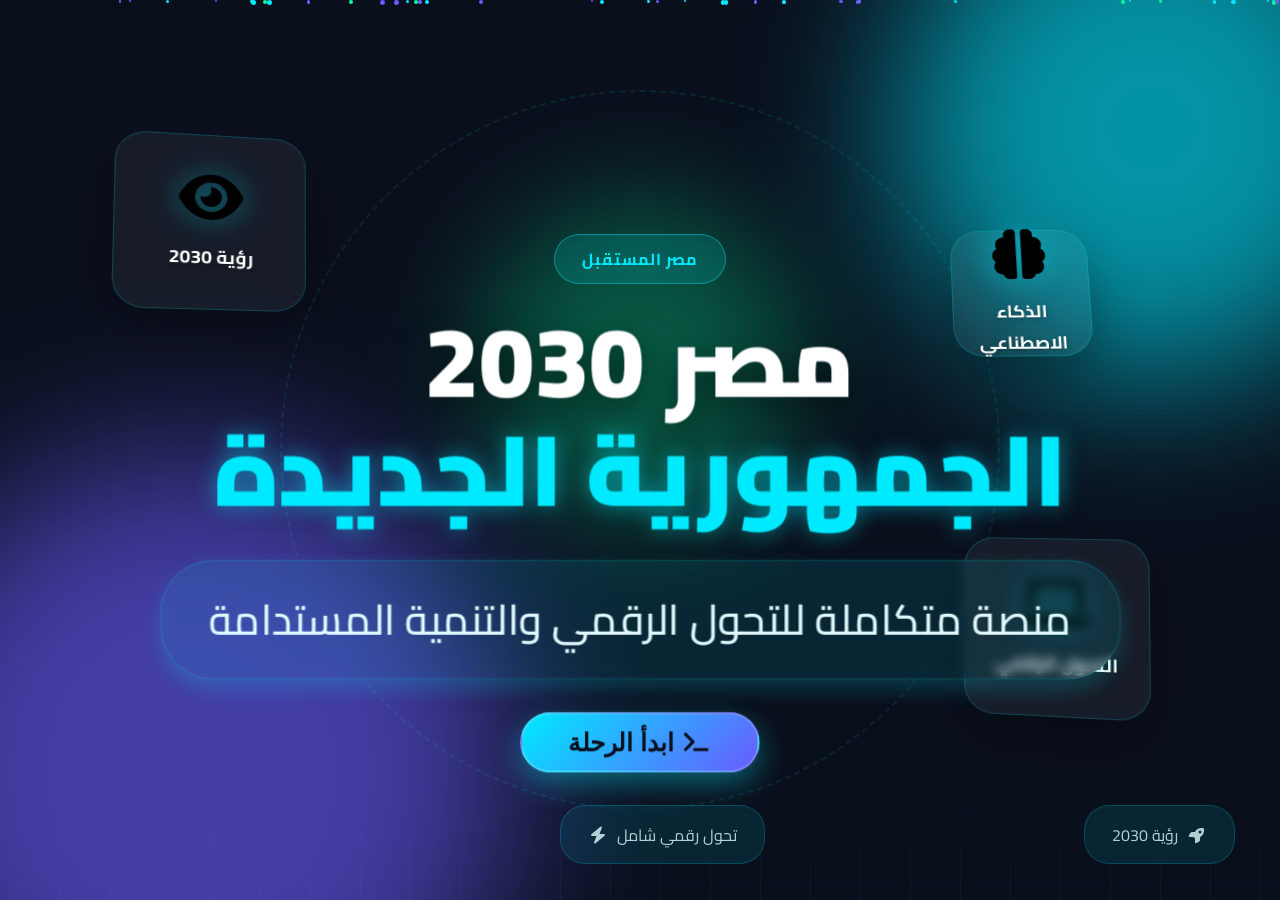
<file: Presentation/index1.html>
<!DOCTYPE html>
<html dir="rtl" lang="ar">

<head>
    <meta charset="utf-8">
    <meta name="viewport" content="width=device-width, initial-scale=1.0, maximum-scale=1.0, user-scalable=no">
    <title>مصر 2030 - الرؤية</title>
    <link href="https://fonts.googleapis.com/css2?family=Cairo:wght@300;500;700;900&display=swap" rel="stylesheet">
    <link href="/libs/all.min.css" rel="stylesheet">
    <link href="/css/fonts.css" rel="stylesheet">
    <script defer src="/libs/all.min.js"></script>

    <style>
        * {
            margin: 0;
            padding: 0;
            box-sizing: border-box;
        }
        
        html,
        body {
            width: 100%;
            height: 100%;
            overflow: hidden;
        }
        
        body {
            font-family: 'Cairo', sans-serif;
            background-color: #000;
            display: flex;
            align-items: center;
            justify-content: center;
            opacity: 0;
            animation: body-fade-in 0.5s ease-out forwards;
        }
        
        @keyframes body-fade-in {
            0% { opacity: 0; }
            100% { opacity: 1; }
        }
        
        .slide-container {
            width: 100vw;
            height: 100vh;
            background-color: #0a0f1c;
            position: fixed;
            top: 0;
            left: 0;
            overflow: hidden;
            z-index: 1;
            opacity: 0;
            animation: slide-entrance 1.2s cubic-bezier(0.4, 0, 0.2, 1) forwards 0.3s;
        }
        
        @keyframes slide-entrance {
            0% {
                opacity: 0;
                transform: scale(0.95) rotateX(5deg);
            }
            100% {
                opacity: 1;
                transform: scale(1) rotateX(0deg);
            }
        }
        
        .blob {
            position: absolute;
            border-radius: 50%;
            filter: blur(80px);
            opacity: 0;
            z-index: 0;
            transform: scale(0.8);
        }
        
        .blob-1 {
            width: 40vmax;
            height: 40vmax;
            background-color: #00eaff;
            top: -10vmax;
            right: -10vmax;
            animation: blob-enter-1 1.5s cubic-bezier(0.34, 1.56, 0.64, 1) forwards 0.5s, pulse-glow 8s infinite alternate 2s;
        }
        
        .blob-2 {
            width: 50vmax;
            height: 50vmax;
            background-color: #6a5cff;
            bottom: -15vmax;
            left: -10vmax;
            animation: blob-enter-2 1.5s cubic-bezier(0.34, 1.56, 0.64, 1) forwards 0.7s, pulse-glow 8s infinite alternate 2.5s;
        }
        
        .blob-3 {
            width: 25vmax;
            height: 25vmax;
            background-color: #00ff9d;
            top: 40%;
            left: 50%;
            transform: translate(-50%, -50%);
            filter: blur(60px);
            animation: blob-enter-3 1.5s cubic-bezier(0.34, 1.56, 0.64, 1) forwards 0.9s, pulse-glow 8s infinite alternate 3s;
        }
        
        @keyframes blob-enter-1 {
            0% {
                opacity: 0;
                transform: translateX(50px) translateY(-50px) scale(0.5);
            }
            100% {
                opacity: 0.6;
                transform: translateX(0) translateY(0) scale(1);
            }
        }
        
        @keyframes blob-enter-2 {
            0% {
                opacity: 0;
                transform: translateX(-50px) translateY(50px) scale(0.5);
            }
            100% {
                opacity: 0.6;
                transform: translateX(0) translateY(0) scale(1);
            }
        }
        
        @keyframes blob-enter-3 {
            0% {
                opacity: 0;
                transform: translate(-50%, -50%) scale(0.3);
            }
            100% {
                opacity: 0.3;
                transform: translate(-50%, -50%) scale(1);
            }
        }
        
        .scene-3d {
            position: absolute;
            width: 100%;
            height: 100%;
            perspective: 100vmax;
            display: flex;
            align-items: center;
            justify-content: center;
            z-index: 10;
            opacity: 0;
            animation: scene-appear 0.8s ease-out forwards 1s;
        }
        
        @keyframes scene-appear {
            0% {
                opacity: 0;
                transform: translateZ(-100px);
            }
            100% {
                opacity: 1;
                transform: translateZ(0);
            }
        }
        
        .hero-content {
            text-align: center;
            transform-style: preserve-3d;
            z-index: 20;
            width: 100%;
            max-width: 1200px;
            margin: 0 auto;
            perspective: 1000px;
        }
        
        .main-title {
            font-size: clamp(3rem, 10vmin, 6rem);
            font-weight: 900;
            color: #ffffff;
            line-height: 1.1;
            text-shadow: 0 10px 30px rgba(0, 0, 0, 0.5);
            margin-bottom: 2vmin;
            opacity: 0;
            transform: translateY(80px) translateZ(-100px) rotateX(20deg);
            animation: title-entrance 1.2s cubic-bezier(0.2, 0.8, 0.2, 1.2) forwards 1.2s;
        }
        
        @keyframes title-entrance {
            0% {
                opacity: 0;
                transform: translateY(80px) translateZ(-100px) rotateX(20deg);
                filter: blur(10px);
            }
            60% {
                opacity: 0.8;
                filter: blur(5px);
            }
            100% {
                opacity: 1;
                transform: translateY(0) translateZ(50px) rotateX(0);
                filter: blur(0);
            }
        }
        
        .subtitle {
            font-size: clamp(1.5rem, 5vmin, 2.5rem);
            color: #e0faff;
            font-weight: 500;
            opacity: 0;
            transform: translateY(40px) translateZ(-50px);
            animation: subtitle-entrance 1s cubic-bezier(0.2, 0.8, 0.2, 1) forwards 1.8s;
            background-color: rgba(0, 234, 255, 0.1);
            padding: 2vmin 5vmin;
            border-radius: 50px;
            border: 1px solid rgba(0, 234, 255, 0.2);
            backdrop-filter: blur(5px);
            display: inline-block;
            margin-top: 2vmin;
            box-shadow: 0 10px 20px rgba(0, 234, 255, 0.2);
        }
        
        @keyframes subtitle-entrance {
            0% {
                opacity: 0;
                transform: translateY(40px) translateZ(-50px);
                filter: blur(5px);
            }
            100% {
                opacity: 1;
                transform: translateY(0) translateZ(30px);
                filter: blur(0);
            }
        }
        
        .badge {
            display: inline-block;
            color: #00eaff;
            font-weight: 700;
            letter-spacing: 1px;
            text-transform: uppercase;
            font-size: clamp(0.8rem, 2vmin, 1rem);
            background-color: rgba(0, 234, 255, 0.15);
            padding: 1vmin 3vmin;
            border-radius: 50px;
            border: 1px solid rgba(0, 234, 255, 0.4);
            backdrop-filter: blur(5px);
            margin-bottom: 4vmin;
            opacity: 0;
            transform: translateY(-20px) scale(0.9);
            animation: badge-pop 0.8s cubic-bezier(0.68, -0.55, 0.265, 1.55) forwards 1.5s;
        }
        
        @keyframes badge-pop {
            0% {
                opacity: 0;
                transform: translateY(-20px) scale(0.9);
            }
            70% {
                transform: translateY(5px) scale(1.05);
            }
            100% {
                opacity: 1;
                transform: translateY(0) scale(1);
            }
        }
        
        .card-3d {
            position: absolute;
            width: clamp(100px, 20vmin, 200px);
            height: clamp(100px, 20vmin, 200px);
            background: rgba(255, 255, 255, 0.05);
            border: 1px solid rgba(0, 234, 255, 0.2);
            backdrop-filter: blur(10px);
            border-radius: clamp(15px, 4vmin, 30px);
            display: flex;
            flex-direction: column;
            align-items: center;
            justify-content: center;
            box-shadow: 0 20px 50px rgba(0, 0, 0, 0.3);
            transform-style: preserve-3d;
            transition: all 0.4s cubic-bezier(0.175, 0.885, 0.32, 1.275);
            cursor: pointer;
            z-index: 15;
            opacity: 0;
        }
        
        .card-vision {
            top: 15%;
            left: 10%;
            animation: card-float-enter-1 1s cubic-bezier(0.34, 1.56, 0.64, 1) forwards 1s, float-card-1 6s ease-in-out infinite 2s;
            transform: translateZ(20px) rotateY(15deg) rotateX(10deg);
        }
        
        .card-digital {
            bottom: 20%;
            right: 10%;
            animation: card-float-enter-2 1s cubic-bezier(0.34, 1.56, 0.64, 1) forwards 1.2s, float-card-2 7s ease-in-out infinite 2.2s;
            transform: translateZ(-20px) rotateY(-15deg) rotateX(5deg);
        }
        
        .card-ai {
            top: 25%;
            right: 15%;
            width: clamp(80px, 15vmin, 150px);
            height: clamp(80px, 15vmin, 150px);
            animation: card-float-enter-3 1s cubic-bezier(0.34, 1.56, 0.64, 1) forwards 1.4s, float-card-3 8s ease-in-out infinite 2.4s;
            transform: translateZ(0px) rotateY(-5deg) rotateX(15deg);
        }
        
        @keyframes card-float-enter-1 {
            0% {
                opacity: 0;
                transform: translateX(-100px) translateY(-50px) translateZ(20px) rotateY(45deg) rotateX(30deg) scale(0.5);
            }
            100% {
                opacity: 1;
                transform: translateX(0) translateY(0) translateZ(20px) rotateY(15deg) rotateX(10deg) scale(1);
            }
        }
        
        @keyframes card-float-enter-2 {
            0% {
                opacity: 0;
                transform: translateX(100px) translateY(50px) translateZ(-20px) rotateY(-45deg) rotateX(-30deg) scale(0.5);
            }
            100% {
                opacity: 1;
                transform: translateX(0) translateY(0) translateZ(-20px) rotateY(-15deg) rotateX(5deg) scale(1);
            }
        }
        
        @keyframes card-float-enter-3 {
            0% {
                opacity: 0;
                transform: translateX(50px) translateY(-30px) translateZ(0) rotateY(20deg) rotateX(40deg) scale(0.5);
            }
            100% {
                opacity: 1;
                transform: translateX(0) translateY(0) translateZ(0) rotateY(-5deg) rotateX(15deg) scale(1);
            }
        }
        
        .card-3d:hover {
            transform: translateZ(40px) scale(1.1) rotateY(5deg) rotateX(5deg);
            background: rgba(0, 234, 255, 0.15);
            box-shadow: 0 30px 80px rgba(0, 234, 255, 0.3), 0 0 30px rgba(0, 234, 255, 0.4);
            border-color: rgba(0, 234, 255, 0.5);
        }
        
        .icon-glow {
            font-size: clamp(2rem, 6vmin, 4rem);
            margin-bottom: 2vmin;
            filter: drop-shadow(0 0 15px rgba(0, 234, 255, 0.4));
            transform: translateZ(30px);
            transition: all 0.3s ease;
        }
        
        .card-3d:hover .icon-glow {
            filter: drop-shadow(0 0 25px rgba(0, 234, 255, 0.8));
            transform: translateZ(50px) scale(1.1);
        }
        
        .card-label {
            color: white;
            font-size: clamp(0.8rem, 2vmin, 1.2rem);
            font-weight: 700;
            text-shadow: 0 2px 5px rgba(0, 0, 0, 0.3);
            text-align: center;
            padding: 0 1vmin;
            transform: translateZ(20px);
            transition: all 0.3s ease;
        }
        
        .card-3d:hover .card-label {
            transform: translateZ(30px);
            color: #00eaff;
        }
        
        .grid-floor {
            position: absolute;
            bottom: -30vh;
            left: -50%;
            width: 200%;
            height: 70vh;
            background-image: linear-gradient(rgba(0, 234, 255, 0.1) 1px, transparent 1px), linear-gradient(90deg, rgba(0, 234, 255, 0.1) 1px, transparent 1px);
            background-size: 50px 50px;
            transform: rotateX(70deg);
            z-index: 1;
            mask-image: linear-gradient(to top, rgba(0, 0, 0, 1) 0%, rgba(0, 0, 0, 0) 80%);
            -webkit-mask-image: linear-gradient(to top, rgba(0, 0, 0, 1) 0%, rgba(0, 0, 0, 0) 80%);
            animation: grid-move 20s linear infinite;
            opacity: 0;
            animation: grid-appear 1.5s ease-out forwards 0.5s, grid-move 20s linear infinite 2s;
        }
        
        @keyframes grid-appear {
            0% {
                opacity: 0;
                transform: rotateX(70deg) translateY(100px);
            }
            100% {
                opacity: 1;
                transform: rotateX(70deg) translateY(0);
            }
        }
        
        .decoration-ring {
            position: absolute;
            border: 2px dashed rgba(0, 234, 255, 0.1);
            border-radius: 50%;
            z-index: 5;
            pointer-events: none;
            opacity: 0;
        }
        
        .ring-1 {
            width: 80vmin;
            height: 80vmin;
            top: 50%;
            left: 50%;
            transform: translate(-50%, -50%);
            animation: ring-appear-1 1s ease-out forwards 0.8s, spin-slow 60s linear infinite 2s;
        }
        
        .ring-2 {
            width: 110vmin;
            height: 110vmin;
            top: 50%;
            left: 50%;
            transform: translate(-50%, -50%);
            opacity: 0.05;
            animation: ring-appear-2 1s ease-out forwards 1s, spin-slow 80s linear infinite reverse 2.2s;
        }
        
        @keyframes ring-appear-1 {
            0% {
                opacity: 0;
                transform: translate(-50%, -50%) scale(0.5);
            }
            100% {
                opacity: 1;
                transform: translate(-50%, -50%) scale(1);
            }
        }
        
        @keyframes ring-appear-2 {
            0% {
                opacity: 0;
                transform: translate(-50%, -50%) scale(0.3);
            }
            100% {
                opacity: 0.05;
                transform: translate(-50%, -50%) scale(1);
            }
        }
        
        .footer {
            position: absolute;
            bottom: 4vmin;
            left: 0;
            right: 0;
            display: flex;
            justify-content: space-between;
            padding: 0 5vmin;
            z-index: 50;
            color: rgba(224, 250, 255, 0.8);
            font-size: clamp(0.7rem, 2vmin, 1rem);
            flex-wrap: wrap;
            gap: 2vmin;
        }
        
        .footer-item {
            display: flex;
            align-items: center;
            gap: 1vmin;
            background: rgba(0, 234, 255, 0.1);
            padding: 1.5vmin 3vmin;
            border-radius: 25px;
            backdrop-filter: blur(5px);
            border: 1px solid rgba(0, 234, 255, 0.2);
            white-space: nowrap;
            opacity: 0;
            transform: translateY(20px);
        }
        
        .footer-item:nth-child(1) {
            animation: footer-item-enter 0.8s cubic-bezier(0.2, 0.8, 0.2, 1) forwards 2s;
        }
        
        .footer-item:nth-child(2) {
            animation: footer-item-enter 0.8s cubic-bezier(0.2, 0.8, 0.2, 1) forwards 2.2s;
        }
        
        @keyframes footer-item-enter {
            0% {
                opacity: 0;
                transform: translateY(20px);
            }
            100% {
                opacity: 1;
                transform: translateY(0);
            }
        }
        
        .particles {
            position: absolute;
            width: 100%;
            height: 100%;
            z-index: 2;
            pointer-events: none;
        }
        
        .particle {
            position: absolute;
            width: 3px;
            height: 3px;
            background: rgba(0, 234, 255, 0.7);
            border-radius: 50%;
            animation: particle-float 4s ease-in infinite;
        }
        
        @keyframes particle-float {
            0% {
                transform: translateY(0) translateX(0);
                opacity: 0;
            }
            10% {
                opacity: 1;
            }
            90% {
                opacity: 1;
            }
            100% {
                transform: translateY(-100px) translateX(20px);
                opacity: 0;
            }
        }
        
        .access-button {
            position: absolute;
            bottom: 15vmin;
            left: 50%;
            transform: translateX(-50%) translateZ(30px);
            z-index: 25;
            opacity: 0;
            animation: button-appear 1s ease-out forwards 2.5s;
        }
        
        .access-btn {
            background: linear-gradient(135deg, #00eaff, #6a5cff);
            color: #0a0f1c;
            border: none;
            padding: 1.5vmin 5vmin;
            font-size: clamp(1rem, 3vmin, 1.5rem);
            font-weight: 700;
            border-radius: 50px;
            cursor: pointer;
            box-shadow: 0 10px 30px rgba(0, 234, 255, 0.4);
            transition: all 0.3s ease;
            backdrop-filter: blur(5px);
            border: 2px solid rgba(255, 255, 255, 0.2);
        }
        
        .access-btn:hover {
            transform: translateY(-5px) scale(1.05);
            box-shadow: 0 15px 40px rgba(0, 234, 255, 0.6);
            background: linear-gradient(135deg, #6a5cff, #00eaff);
        }
        
        @keyframes button-appear {
            0% {
                opacity: 0;
                transform: translateX(-50%) translateY(30px) translateZ(30px);
            }
            100% {
                opacity: 1;
                transform: translateX(-50%) translateY(0) translateZ(30px);
            }
        }
        
        @media (max-width: 768px) {
            .card-vision { left: 5%; top: 10%; }
            .card-digital { right: 5%; bottom: 15%; }
            .card-ai { right: 10%; top: 15%; }
            .footer { justify-content: center; gap: 3vmin; }
            .access-button { bottom: 12vmin; }
        }
        
        @keyframes float-card-1 {
            0%,100% { transform: translate3d(0,0,20px) rotateY(15deg) rotateX(10deg); }
            50% { transform: translate3d(0,-20px,20px) rotateY(10deg) rotateX(5deg); }
        }
        
        @keyframes float-card-2 {
            0%,100% { transform: translate3d(0,0,-20px) rotateY(-15deg) rotateX(5deg); }
            50% { transform: translate3d(0,-25px,-20px) rotateY(-10deg) rotateX(10deg); }
        }
        
        @keyframes float-card-3 {
            0%,100% { transform: translate3d(0,0,0) rotateY(-5deg) rotateX(15deg); }
            50% { transform: translate3d(0,-15px,0) rotateY(0deg) rotateX(10deg); }
        }
        
        @keyframes pulse-glow {
            0% { opacity: 0.4; transform: scale(1); }
            100% { opacity: 0.7; transform: scale(1.1); }
        }
        
        @keyframes grid-move {
            0% { transform: rotateX(70deg) translateY(0); }
            100% { transform: rotateX(70deg) translateY(50px); }
        }
        
        @keyframes spin-slow {
            0% { transform: translate(-50%, -50%) rotate(0deg); }
            100% { transform: translate(-50%, -50%) rotate(360deg); }
        }
    </style>
    </head>

    <body>
        <div class="particles" id="particles"></div>

        <div class="slide-container">
            <div class="blob blob-1"></div>
            <div class="blob blob-2"></div>
            <div class="blob blob-3"></div>
            <div class="grid-floor"></div>
            <div class="decoration-ring ring-1"></div>
            <div class="decoration-ring ring-2"></div>

            <div class="scene-3d">
                <div class="card-3d card-vision">
                    <i class="fas fa-eye icon-glow text-cyan-400"></i>
                    <p class="card-label">رؤية 2030</p>
                </div>

                <div class="hero-content">
                    <div class="badge">مصر المستقبل</div>
                    <h1 class="main-title">
                        مصر 2030<br>
                        <span class="title-highlight" style="color: #00eaff; text-shadow: 0 0 20px rgba(0,234,255,0.5);">الجمهورية الجديدة</span>
                    </h1>
                    <p class="subtitle">منصة متكاملة للتحول الرقمي والتنمية المستدامة</p>
                </div>

                <div class="card-3d card-digital">
                    <i class="fas fa-laptop icon-glow text-green-400"></i>
                    <p class="card-label">التحول الرقمي</p>
                </div>

                <div class="card-3d card-ai">
                    <i class="fas fa-brain icon-glow text-purple-400"></i>
                    <p class="card-label">الذكاء الاصطناعي</p>
                </div>

                <div class="access-button">
                    <button class="access-btn" onclick="parent.next()">
                        <i class="fas fa-terminal"></i> ابدأ الرحلة
                    </button>
                </div>
            </div>

            <div class="footer">
                <div class="footer-item">
                    <i class="fas fa-rocket"></i>
                    <span>رؤية 2030</span>
                </div>
                <div class="footer-item">
                    <span>تحول رقمي شامل</span>
                    <i class="fas fa-bolt text-yellow-400"></i>
                </div>
                <div class="footer-item">
                    <i class="fas fa-shield-alt"></i>
                    <span>مستقبل مستدام</span>
                </div>
            </div>
        </div>

        <script>
            document.addEventListener('DOMContentLoaded', function() {
                createParticles();

                document.addEventListener('touchstart', function(event) {
                    if (event.touches.length > 1) event.preventDefault();
                }, { passive: false });

                let lastTouchEnd = 0;
                document.addEventListener('touchend', function(event) {
                    const now = (new Date()).getTime();
                    if (now - lastTouchEnd <= 300) event.preventDefault();
                    lastTouchEnd = now;
                }, false);

                document.addEventListener('contextmenu', function(event) {
                    event.preventDefault();
                });

                // تفاعل الكروت
                document.querySelectorAll('.card-3d').forEach(card => {
                    card.addEventListener('click', function(e) {
                        e.stopPropagation();
                        const icon = this.querySelector('.icon-glow');
                        const label = this.querySelector('.card-label');
                        
                        this.style.transform += ' rotateY(180deg)';
                        icon.style.transform += ' rotateY(-180deg) scale(1.2)';
                        label.style.transform += ' rotateY(-180deg) translateZ(40px)';

                        setTimeout(() => {
                            this.style.transform = this.style.transform.replace(' rotateY(180deg)', '');
                            icon.style.transform = icon.style.transform.replace(' rotateY(-180deg) scale(1.2)', '');
                            label.style.transform = label.style.transform.replace(' rotateY(-180deg) translateZ(40px)', '');
                        }, 600);
                    });

                    card.addEventListener('mouseenter', function() {
                        const ripple = document.createElement('div');
                        ripple.style.position = 'absolute';
                        ripple.style.width = '100%';
                        ripple.style.height = '100%';
                        ripple.style.background = 'radial-gradient(circle at center, rgba(0,234,255,0.2) 0%, transparent 70%)';
                        ripple.style.borderRadius = 'inherit';
                        ripple.style.zIndex = '-1';
                        ripple.style.animation = 'ripple-effect 0.6s ease-out';
                        this.appendChild(ripple);

                        setTimeout(() => {
                            if (ripple.parentNode === this) this.removeChild(ripple);
                        }, 600);
                    });
                });

                const style = document.createElement('style');
                style.textContent = `
                    @keyframes ripple-effect {
                        0% { transform: scale(0.8); opacity: 1; }
                        100% { transform: scale(2); opacity: 0; }
                    }
                `;
                document.head.appendChild(style);
            });

            function createParticles() {
                const particlesContainer = document.getElementById('particles');
                const particleCount = 40;

                for (let i = 0; i < particleCount; i++) {
                    const particle = document.createElement('div');
                    particle.className = 'particle';

                    const left = Math.random() * 100;
                    const delay = Math.random() * 2;
                    const duration = 3 + Math.random() * 3;
                    const size = 2 + Math.random() * 3;

                    particle.style.left = `${left}%`;
                    particle.style.animationDelay = `${delay}s`;
                    particle.style.animationDuration = `${duration}s`;
                    particle.style.width = `${size}px`;
                    particle.style.height = `${size}px`;

                    const colors = ['#00eaff', '#6a5cff', '#00ff9d'];
                    const color = colors[Math.floor(Math.random() * colors.length)];
                    particle.style.background = color;

                    particlesContainer.appendChild(particle);
                }
            }
        </script>
    </body>

</html>
</file>
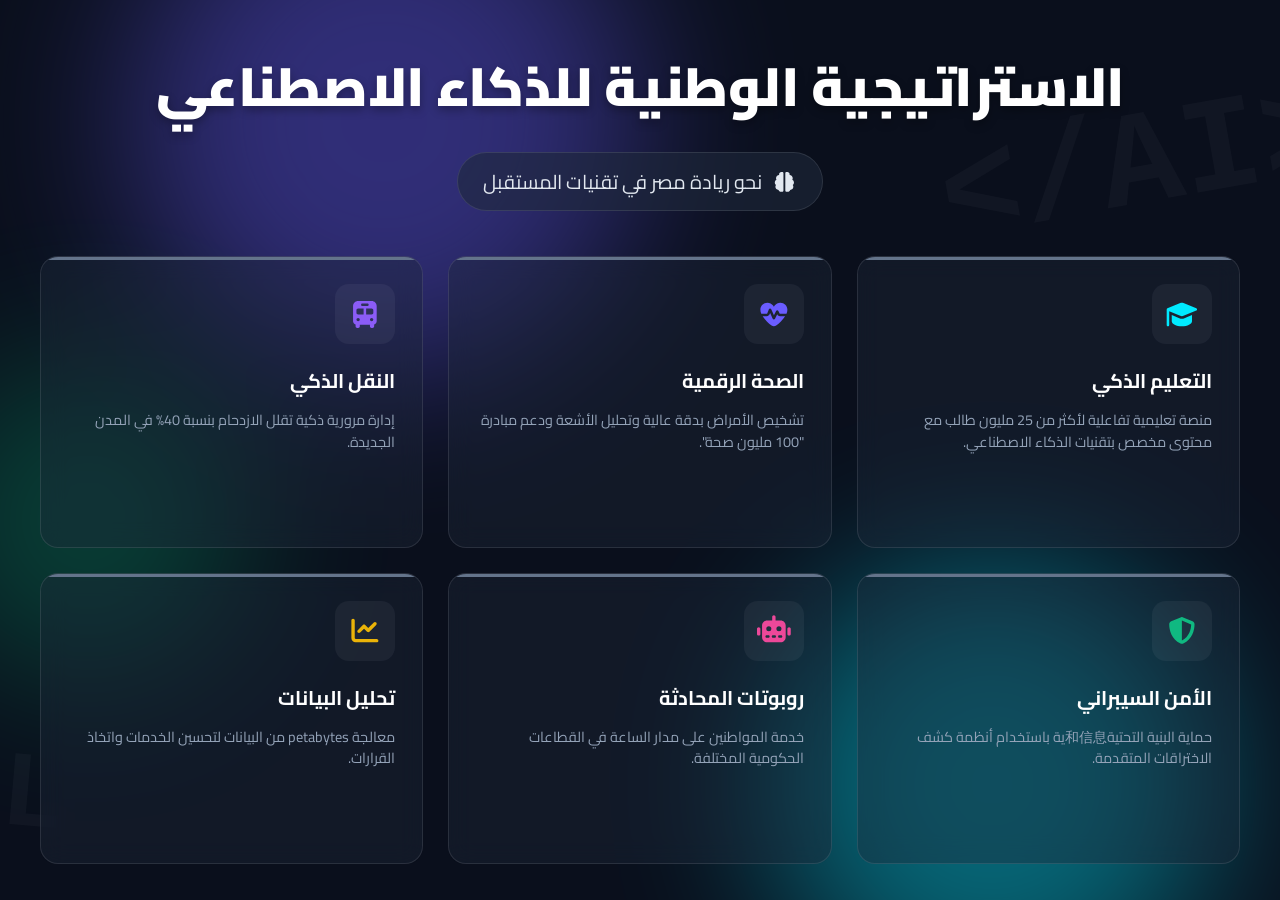
<file: Presentation/index4.html>
<!DOCTYPE html>
<html dir="rtl" lang="ar">

<head>
    <meta charset="utf-8">
    <meta name="viewport" content="width=device-width, initial-scale=1.0, maximum-scale=1.0, user-scalable=no">
    <title>مصر 2030 - الذكاء الاصطناعي</title>
    <link href="/css/fonts.css" rel="stylesheet">
    <link href="/libs/all.min.css" rel="stylesheet">
    <script defer src="/libs/all.min.js"></script>

    <style>
        * {
            margin: 0;
            padding: 0;
            box-sizing: border-box;
        }
        
        html,
        body {
            width: 100%;
            height: 100%;
            overflow: hidden;
        }
        
        body {
            font-family: 'Cairo', sans-serif;
            background-color: #000;
            display: flex;
            align-items: center;
            justify-content: center;
            opacity: 0;
            animation: body-entrance 0.5s ease-out forwards;
        }
        
        @keyframes body-entrance {
            to { opacity: 1; }
        }
        
        .slide-container {
            width: 100vw;
            height: 100vh;
            background-color: #0a0f1c;
            position: fixed;
            top: 0;
            left: 0;
            overflow: hidden;
            display: flex;
            flex-direction: column;
            align-items: center;
            padding: clamp(20px, 4vmin, 50px);
            z-index: 1;
            opacity: 0;
            animation: slide-appear 0.8s cubic-bezier(0.4, 0, 0.2, 1) forwards 0.3s;
        }
        
        @keyframes slide-appear {
            0% {
                opacity: 0;
                transform: scale(0.95) translateY(30px);
            }
            100% {
                opacity: 1;
                transform: scale(1) translateY(0);
            }
        }
        
        .blob {
            position: absolute;
            border-radius: 50%;
            filter: blur(80px);
            opacity: 0;
            z-index: 0;
            transform: scale(0.8);
        }
        
        .blob-1 {
            width: 40vmax;
            height: 40vmax;
            background-color: #6a5cff;
            top: -15vmin;
            left: 10%;
            animation: blob-enter-1 1s cubic-bezier(0.34, 1.56, 0.64, 1) forwards 0.5s, pulse-blob 8s infinite alternate 2s;
        }
        
        .blob-2 {
            width: 35vmax;
            height: 35vmax;
            background-color: #00eaff;
            bottom: -12vmin;
            right: 5%;
            animation: blob-enter-2 1s cubic-bezier(0.34, 1.56, 0.64, 1) forwards 0.7s, pulse-blob 10s infinite alternate-reverse 2.5s;
        }
        
        .blob-3 {
            width: 25vmax;
            height: 25vmax;
            background-color: #00ff9d;
            top: 40%;
            left: -8vmin;
            opacity: 0.2;
            animation: blob-enter-3 1s cubic-bezier(0.34, 1.56, 0.64, 1) forwards 0.9s, subtle-float 15s infinite ease-in-out 3s;
        }
        
        @keyframes blob-enter-1 {
            0% {
                opacity: 0;
                transform: translateX(-50px) translateY(-50px) scale(0.5);
            }
            100% {
                opacity: 0.4;
                transform: translateX(0) translateY(0) scale(1);
            }
        }
        
        @keyframes blob-enter-2 {
            0% {
                opacity: 0;
                transform: translateX(50px) translateY(50px) scale(0.5);
            }
            100% {
                opacity: 0.4;
                transform: translateX(0) translateY(0) scale(1);
            }
        }
        
        @keyframes blob-enter-3 {
            0% {
                opacity: 0;
                transform: translateX(30px) translateY(-30px) scale(0.3);
            }
            100% {
                opacity: 0.2;
                transform: translateX(0) translateY(0) scale(1);
            }
        }
        
        @keyframes subtle-float {
            0%,100% { transform: translate(0, 0); }
            25% { transform: translate(15px, -10px); }
            50% { transform: translate(-10px, 15px); }
            75% { transform: translate(-15px, -5px); }
        }
        
        .header-section {
            z-index: 10;
            text-align: center;
            margin-bottom: clamp(25px, 5vmin, 45px);
            position: relative;
            width: 100%;
            opacity: 0;
            transform: translateY(40px);
            animation: header-entrance 1s cubic-bezier(0.2, 0.8, 0.2, 1) forwards 1s;
        }
        
        @keyframes header-entrance {
            0% {
                opacity: 0;
                transform: translateY(40px);
                filter: blur(10px);
            }
            100% {
                opacity: 1;
                transform: translateY(0);
                filter: blur(0);
            }
        }
        
        .main-title {
            font-size: clamp(2.2rem, 6vmin, 4rem);
            font-weight: 900;
            color: #fff;
            margin-bottom: clamp(8px, 2vmin, 15px);
            text-shadow: 0 4px 10px rgba(0, 0, 0, 0.3);
            letter-spacing: -0.5px;
            opacity: 0;
            transform: translateY(30px);
            animation: title-entrance 1s cubic-bezier(0.2, 0.8, 0.2, 1) forwards 1.2s;
        }
        
        @keyframes title-entrance {
            0% {
                opacity: 0;
                transform: translateY(30px);
                filter: blur(10px);
            }
            100% {
                opacity: 1;
                transform: translateY(0);
                filter: blur(0);
            }
        }
        
        .subtitle {
            font-size: clamp(0.9rem, 2.2vmin, 1.3rem);
            color: #e2e8f0;
            background-color: rgba(30, 41, 59, 0.6);
            padding: clamp(5px, 1.2vmin, 10px) clamp(15px, 3vmin, 25px);
            border-radius: 50px;
            border: 1px solid rgba(255, 255, 255, 0.1);
            display: inline-flex;
            align-items: center;
            gap: 10px;
            backdrop-filter: blur(5px);
            opacity: 0;
            transform: translateY(20px) scale(0.9);
            animation: subtitle-pop 0.8s cubic-bezier(0.68, -0.55, 0.265, 1.55) forwards 1.4s;
        }
        
        @keyframes subtitle-pop {
            0% {
                opacity: 0;
                transform: translateY(20px) scale(0.9);
            }
            70% {
                transform: translateY(-5px) scale(1.05);
            }
            100% {
                opacity: 1;
                transform: translateY(0) scale(1);
            }
        }
        
        .ai-grid {
            display: grid;
            grid-template-columns: repeat(3, 1fr);
            grid-template-rows: repeat(2, 1fr);
            gap: clamp(15px, 3vmin, 25px);
            width: 100%;
            max-width: 1200px;
            height: 100%;
            z-index: 10;
            perspective: 1000px;
            opacity: 0;
            animation: grid-appear 0.8s ease-out forwards 1.6s;
        }
        
        @keyframes grid-appear {
            to { opacity: 1; }
        }
        
        .ai-card {
            background-color: rgba(30, 41, 59, 0.4);
            border: 1px solid rgba(255, 255, 255, 0.1);
            border-radius: clamp(12px, 2.5vmin, 18px);
            padding: clamp(18px, 3vmin, 28px);
            display: flex;
            flex-direction: column;
            align-items: flex-start;
            position: relative;
            transition: all 0.5s cubic-bezier(0.175, 0.885, 0.32, 1.275);
            backdrop-filter: blur(12px);
            overflow: hidden;
            transform-style: preserve-3d;
            height: 100%;
            min-height: 180px;
            opacity: 0;
            transform: translateY(50px) rotateX(15deg) scale(0.8);
            animation: card-enter 0.8s cubic-bezier(0.2, 0.8, 0.2, 1) forwards;
        }
        
        .ai-card:nth-child(1) { animation-delay: 1.8s; }
        .ai-card:nth-child(2) { animation-delay: 2s; }
        .ai-card:nth-child(3) { animation-delay: 2.2s; }
        .ai-card:nth-child(4) { animation-delay: 2.4s; }
        .ai-card:nth-child(5) { animation-delay: 2.6s; }
        .ai-card:nth-child(6) { animation-delay: 2.8s; }
        
        @keyframes card-enter {
            0% {
                opacity: 0;
                transform: translateY(50px) rotateX(15deg) scale(0.8);
            }
            100% {
                opacity: 1;
                transform: translateY(0) rotateX(0) scale(1);
            }
        }
        
        .ai-card:hover {
            transform: translateY(-10px) translateZ(30px) rotateX(5deg);
            background-color: rgba(30, 41, 59, 0.8);
            border-color: rgba(255, 255, 255, 0.3);
            box-shadow: 0 25px 50px rgba(0, 0, 0, 0.4), 0 0 40px var(--card-glow);
        }
        
        .ai-card::before {
            content: '';
            position: absolute;
            top: 0;
            left: 0;
            width: 100%;
            height: 3px;
            background-color: #64748b;
            transition: 0.5s cubic-bezier(0.4, 0, 0.2, 1);
            transform-origin: left;
        }
        
        .ai-card:hover::before {
            background-color: var(--card-color);
            height: 4px;
            box-shadow: 0 0 20px var(--card-glow);
        }
        
        .icon-wrapper {
            width: clamp(45px, 8vmin, 60px);
            height: clamp(45px, 8vmin, 60px);
            border-radius: clamp(10px, 2vmin, 14px);
            background-color: rgba(255, 255, 255, 0.05);
            display: flex;
            align-items: center;
            justify-content: center;
            font-size: clamp(1.4rem, 3vmin, 2rem);
            margin-bottom: clamp(12px, 2vmin, 20px);
            color: var(--card-color);
            transition: all 0.5s cubic-bezier(0.175, 0.885, 0.32, 1.275);
            transform-origin: center;
            opacity: 0;
            transform: scale(0.5) rotate(-45deg);
            animation: icon-enter 0.6s cubic-bezier(0.2, 0.8, 0.2, 1) forwards;
        }
        
        .ai-card:nth-child(1) .icon-wrapper { animation-delay: 2s; }
        .ai-card:nth-child(2) .icon-wrapper { animation-delay: 2.2s; }
        .ai-card:nth-child(3) .icon-wrapper { animation-delay: 2.4s; }
        .ai-card:nth-child(4) .icon-wrapper { animation-delay: 2.6s; }
        .ai-card:nth-child(5) .icon-wrapper { animation-delay: 2.8s; }
        .ai-card:nth-child(6) .icon-wrapper { animation-delay: 3s; }
        
        @keyframes icon-enter {
            0% {
                opacity: 0;
                transform: scale(0.5) rotate(-45deg);
            }
            70% {
                transform: scale(1.1) rotate(5deg);
            }
            100% {
                opacity: 1;
                transform: scale(1) rotate(0deg);
            }
        }
        
        .ai-card:hover .icon-wrapper {
            background-color: var(--card-color);
            color: white;
            box-shadow: 0 15px 30px var(--card-glow);
            transform: scale(1.15) translateZ(20px);
        }
        
        .card-content {
            width: 100%;
            flex: 1;
            display: flex;
            flex-direction: column;
        }
        
        .card-title {
            color: white;
            font-size: clamp(1.1rem, 2.2vmin, 1.5rem);
            font-weight: 700;
            margin-bottom: clamp(6px, 1.2vmin, 10px);
            display: flex;
            align-items: center;
            justify-content: space-between;
            opacity: 0;
            transform: translateY(10px);
            animation: title-appear 0.6s ease-out forwards;
        }
        
        .ai-card:nth-child(1) .card-title { animation-delay: 2.2s; }
        .ai-card:nth-child(2) .card-title { animation-delay: 2.4s; }
        .ai-card:nth-child(3) .card-title { animation-delay: 2.6s; }
        .ai-card:nth-child(4) .card-title { animation-delay: 2.8s; }
        .ai-card:nth-child(5) .card-title { animation-delay: 3s; }
        .ai-card:nth-child(6) .card-title { animation-delay: 3.2s; }
        
        @keyframes title-appear {
            to {
                opacity: 1;
                transform: translateY(0);
            }
        }
        
        .card-desc {
            color: #94a3b8;
            font-size: clamp(0.8rem, 1.6vmin, 1rem);
            line-height: 1.5;
            font-weight: 400;
            flex: 1;
            opacity: 0;
            transform: translateY(10px);
            animation: desc-appear 0.6s ease-out forwards;
        }
        
        .ai-card:nth-child(1) .card-desc { animation-delay: 2.4s; }
        .ai-card:nth-child(2) .card-desc { animation-delay: 2.6s; }
        .ai-card:nth-child(3) .card-desc { animation-delay: 2.8s; }
        .ai-card:nth-child(4) .card-desc { animation-delay: 3s; }
        .ai-card:nth-child(5) .card-desc { animation-delay: 3.2s; }
        .ai-card:nth-child(6) .card-desc { animation-delay: 3.4s; }
        
        @keyframes desc-appear {
            to {
                opacity: 1;
                transform: translateY(0);
            }
        }
        
        .card-ai-1 { --card-color: #00eaff; --card-glow: rgba(0, 234, 255, 0.4); }
        .card-ai-2 { --card-color: #6a5cff; --card-glow: rgba(106, 92, 255, 0.4); }
        .card-ai-3 { --card-color: #8b5cf6; --card-glow: rgba(139, 92, 246, 0.4); }
        .card-ai-4 { --card-color: #10b981; --card-glow: rgba(16, 185, 129, 0.4); }
        .card-ai-5 { --card-color: #ec4899; --card-glow: rgba(236, 72, 153, 0.4); }
        .card-ai-6 { --card-color: #eab308; --card-glow: rgba(234, 179, 8, 0.4); }
        
        .code-bg {
            position: absolute;
            font-family: 'Courier New', monospace;
            color: rgba(255, 255, 255, 0.03);
            font-size: clamp(6rem, 15vmin, 12rem);
            font-weight: 900;
            z-index: 1;
            pointer-events: none;
            white-space: nowrap;
            opacity: 0;
            animation: code-appear 1s ease-out forwards;
        }
        
        .code-bg-1 {
            top: 10%;
            right: -5%;
            transform: rotate(-10deg);
            animation-delay: 0.8s;
        }
        
        .code-bg-2 {
            bottom: 5%;
            left: -5%;
            transform: rotate(5deg);
            font-size: clamp(5rem, 12vmin, 10rem);
            animation-delay: 1s;
        }
        
        @keyframes code-appear {
            to { opacity: 1; }
        }
        
        .particle {
            position: absolute;
            background-color: white;
            border-radius: 50%;
            opacity: 0;
            animation: float-up 10s infinite linear;
            pointer-events: none;
            z-index: 2;
        }
        
        @keyframes pulse-blob {
            0% { transform: scale(1); opacity: 0.4; }
            100% { transform: scale(1.1); opacity: 0.5; }
        }
        
        @keyframes float-up {
            0% {
                transform: translateY(0) rotate(0deg);
                opacity: 0;
            }
            20% { opacity: 0.6; }
            80% { opacity: 0.6; }
            100% {
                transform: translateY(-150px) rotate(180deg);
                opacity: 0;
            }
        }
        
        .ai-card { cursor: pointer; }
        .ai-card:active { transform: translateY(-5px) scale(0.97); }
        
        @media (max-width: 1024px) {
            .ai-grid {
                grid-template-columns: repeat(2, 1fr);
                grid-template-rows: repeat(3, 1fr);
                gap: 20px;
                max-width: 800px;
            }
            .ai-card {
                min-height: 200px;
                animation-duration: 0.6s;
            }
        }
        
        @media (max-width: 768px) {
            .ai-grid {
                grid-template-columns: 1fr;
                grid-template-rows: repeat(6, auto);
                gap: 18px;
                max-width: 500px;
                height: auto;
                overflow-y: auto;
                padding: 10px 0;
            }
            .ai-card {
                min-height: 160px;
                height: auto;
            }
            .main-title { font-size: 2rem; }
            .subtitle { font-size: 1rem; }
            .slide-container { padding: 15px; }
            .header-section { margin-bottom: 30px; }
        }
        
        @media (max-width: 480px) {
            .ai-grid { gap: 15px; }
            .ai-card { padding: 15px; min-height: 150px; }
            .main-title { font-size: 1.8rem; }
            .subtitle { font-size: 0.9rem; padding: 6px 15px; }
            .card-title { font-size: 1.2rem; }
            .card-desc { font-size: 0.85rem; }
            .icon-wrapper { width: 50px; height: 50px; font-size: 1.6rem; margin-bottom: 12px; }
        }
    </style>
</head>

<body>
    <div class="particles" id="particles"></div>

    <div class="slide-container">
        <div class="blob blob-1"></div>
        <div class="blob blob-2"></div>
        <div class="blob blob-3"></div>

        <div class="code-bg code-bg-1">&lt;AI/&gt;</div>
        <div class="code-bg code-bg-2">ML</div>

        <div class="header-section">
            <h1 class="main-title">الاستراتيجية الوطنية للذكاء الاصطناعي</h1>
            <div class="subtitle">
                <i class="fas fa-brain"></i>
                <span>نحو ريادة مصر في تقنيات المستقبل</span>
            </div>
        </div>

        <div class="ai-grid">
            <div class="ai-card card-ai-1">
                <div class="icon-wrapper">
                    <i class="fas fa-graduation-cap"></i>
                </div>
                <div class="card-content">
                    <h3 class="card-title">التعليم الذكي</h3>
                    <p class="card-desc">منصة تعليمية تفاعلية لأكثر من 25 مليون طالب مع محتوى مخصص بتقنيات الذكاء الاصطناعي.</p>
                </div>
            </div>

            <div class="ai-card card-ai-2">
                <div class="icon-wrapper">
                    <i class="fas fa-heartbeat"></i>
                </div>
                <div class="card-content">
                    <h3 class="card-title">الصحة الرقمية</h3>
                    <p class="card-desc">تشخيص الأمراض بدقة عالية وتحليل الأشعة ودعم مبادرة "100 مليون صحة".</p>
                </div>
            </div>

            <div class="ai-card card-ai-3">
                <div class="icon-wrapper">
                    <i class="fas fa-bus"></i>
                </div>
                <div class="card-content">
                    <h3 class="card-title">النقل الذكي</h3>
                    <p class="card-desc">إدارة مرورية ذكية تقلل الازدحام بنسبة 40% في المدن الجديدة.</p>
                </div>
            </div>

            <div class="ai-card card-ai-4">
                <div class="icon-wrapper">
                    <i class="fas fa-shield-alt"></i>
                </div>
                <div class="card-content">
                    <h3 class="card-title">الأمن السيبراني</h3>
                    <p class="card-desc">حماية البنية التحتية和信息ية باستخدام أنظمة كشف الاختراقات المتقدمة.</p>
                </div>
            </div>

            <div class="ai-card card-ai-5">
                <div class="icon-wrapper">
                    <i class="fas fa-robot"></i>
                </div>
                <div class="card-content">
                    <h3 class="card-title">روبوتات المحادثة</h3>
                    <p class="card-desc">خدمة المواطنين على مدار الساعة في القطاعات الحكومية المختلفة.</p>
                </div>
            </div>

            <div class="ai-card card-ai-6">
                <div class="icon-wrapper">
                    <i class="fas fa-chart-line"></i>
                </div>
                <div class="card-content">
                    <h3 class="card-title">تحليل البيانات</h3>
                    <p class="card-desc">معالجة petabytes من البيانات لتحسين الخدمات واتخاذ القرارات.</p>
                </div>
            </div>
        </div>
    </div>

    <script>
        document.addEventListener('DOMContentLoaded', function() {
            document.addEventListener('touchstart', function(event) {
                if (event.touches.length > 1) event.preventDefault();
            }, { passive: false });

            let lastTouchEnd = 0;
            document.addEventListener('touchend', function(event) {
                const now = (new Date()).getTime();
                if (now - lastTouchEnd <= 300) event.preventDefault();
                lastTouchEnd = now;
            }, false);

            document.addEventListener('contextmenu', function(event) {
                event.preventDefault();
            });

            document.addEventListener('click', function() {
                if (!document.fullscreenElement) {
                    document.documentElement.requestFullscreen().catch(err => {
                        console.log(`Error: ${err.message}`);
                    });
                }
            });

            createParticles();

            document.querySelectorAll('.ai-card').forEach(card => {
                card.addEventListener('click', function(e) {
                    e.stopPropagation();
                    this.style.transform = 'translateY(-10px) translateZ(30px) rotateX(5deg) scale(0.97)';

                    const icon = this.querySelector('.icon-wrapper');
                    icon.style.animation = 'icon-click 0.5s ease-out';

                    const color = getComputedStyle(this).getPropertyValue('--card-color');
                    const ripple = document.createElement('div');
                    ripple.style.position = 'absolute';
                    ripple.style.width = '100%';
                    ripple.style.height = '100%';
                    ripple.style.background = `radial-gradient(circle at center, ${color}20 0%, transparent 70%)`;
                    ripple.style.borderRadius = 'inherit';
                    ripple.style.top = '0';
                    ripple.style.left = '0';
                    ripple.style.zIndex = '-1';
                    ripple.style.animation = 'ripple-expand 0.6s ease-out';
                    this.appendChild(ripple);

                    setTimeout(() => {
                        this.style.transform = '';
                        icon.style.animation = '';
                        if (ripple.parentNode === this) this.removeChild(ripple);
                    }, 500);
                });

                card.addEventListener('mouseenter', function() {
                    const icon = this.querySelector('.icon-wrapper i');
                    icon.style.animation = 'icon-spin 1s linear infinite';
                });

                card.addEventListener('mouseleave', function() {
                    const icon = this.querySelector('.icon-wrapper i');
                    icon.style.animation = '';
                });

                createCardParticles(this);
            });

            const style = document.createElement('style');
            style.textContent = `
                @keyframes icon-click {
                    0% { transform: scale(1.15) translateZ(20px); }
                    50% { transform: scale(1.3) translateZ(30px) rotate(10deg); }
                    100% { transform: scale(1.15) translateZ(20px) rotate(0deg); }
                }
                @keyframes icon-spin {
                    0% { transform: rotate(0deg); }
                    100% { transform: rotate(360deg); }
                }
                @keyframes ripple-expand {
                    0% { transform: scale(0.8); opacity: 0.8; }
                    100% { transform: scale(1.5); opacity: 0; }
                }
            `;
            document.head.appendChild(style);
        });

        function createParticles() {
            const container = document.querySelector('.slide-container');
            if (!container) return;

            for (let i = 0; i < 15; i++) {
                const particle = document.createElement('div');
                particle.className = 'particle';

                const size = Math.random() * 4 + 2;
                const left = Math.random() * 90 + 5;
                const bottom = Math.random() * 30;
                const delay = Math.random() * 8;
                const duration = 5 + Math.random() * 5;

                particle.style.width = `${size}px`;
                particle.style.height = `${size}px`;
                particle.style.left = `${left}%`;
                particle.style.bottom = `${bottom}%`;
                particle.style.animationDelay = `${delay}s`;
                particle.style.animationDuration = `${duration}s`;

                const hue = Math.floor(Math.random() * 60) + 150;
                particle.style.backgroundColor = `hsl(${hue}, 80%, 60%)`;

                container.appendChild(particle);
            }
        }

        function createCardParticles(card) {
            for (let i = 0; i < 3; i++) {
                const particle = document.createElement('div');
                particle.style.position = 'absolute';
                particle.style.width = '3px';
                particle.style.height = '3px';
                particle.style.borderRadius = '50%';
                particle.style.opacity = '0.3';
                particle.style.pointerEvents = 'none';
                particle.style.left = Math.random() * 80 + 10 + '%';
                particle.style.top = Math.random() * 80 + 10 + '%';
                particle.style.animation = `particle-float 4s infinite ease-in-out ${i}s`;
                card.appendChild(particle);
            }
        }
    </script>
</body>

</html>
</file>
<file: css/fonts.css>
/* css/fonts.css - Local Fonts */

/* ===== Cairo ===== */
@font-face {
    font-family: 'Cairo';
    src: url('../fonts/Cairo/Cairo-Regular.ttf') format('truetype');
    font-weight: 400;
    font-style: normal;
    font-display: swap;
}

@font-face {
    font-family: 'Cairo';
    src: url('../fonts/Cairo/Cairo-Medium.ttf') format('truetype');
    font-weight: 500;
    font-style: normal;
    font-display: swap;
}

@font-face {
    font-family: 'Cairo';
    src: url('../fonts/Cairo/Cairo-SemiBold.ttf') format('truetype');
    font-weight: 600;
    font-style: normal;
    font-display: swap;
}

@font-face {
    font-family: 'Cairo';
    src: url('../fonts/Cairo/Cairo-Bold.ttf') format('truetype');
    font-weight: 700;
    font-style: normal;
    font-display: swap;
}

@font-face {
    font-family: 'Cairo';
    src: url('../fonts/Cairo/Cairo-ExtraBold.ttf') format('truetype');
    font-weight: 800;
    font-style: normal;
    font-display: swap;
}

@font-face {
    font-family: 'Cairo';
    src: url('../fonts/Cairo/Cairo-Black.ttf') format('truetype');
    font-weight: 900;
    font-style: normal;
    font-display: swap;
}

@font-face {
    font-family: 'Cairo';
    src: url('../fonts/Cairo/Cairo-Light.ttf') format('truetype');
    font-weight: 300;
    font-style: normal;
    font-display: swap;
}

/* ===== Tajawal ===== */
@font-face {
    font-family: 'Tajawal';
    src: url('../fonts/Tajawal/Tajawal-Regular.ttf') format('truetype');
    font-weight: 400;
    font-style: normal;
    font-display: swap;
}

@font-face {
    font-family: 'Tajawal';
    src: url('../fonts/Tajawal/Tajawal-Medium.ttf') format('truetype');
    font-weight: 500;
    font-style: normal;
    font-display: swap;
}

@font-face {
    font-family: 'Tajawal';
    src: url('../fonts/Tajawal/Tajawal-Bold.ttf') format('truetype');
    font-weight: 700;
    font-style: normal;
    font-display: swap;
}

@font-face {
    font-family: 'Tajawal';
    src: url('../fonts/Tajawal/Tajawal-ExtraBold.ttf') format('truetype');
    font-weight: 800;
    font-style: normal;
    font-display: swap;
}

@font-face {
    font-family: 'Tajawal';
    src: url('../fonts/Tajawal/Tajawal-Black.ttf') format('truetype');
    font-weight: 900;
    font-style: normal;
    font-display: swap;
}

@font-face {
    font-family: 'Tajawal';
    src: url('../fonts/Tajawal/Tajawal-Light.ttf') format('truetype');
    font-weight: 300;
    font-style: normal;
    font-display: swap;
}

@font-face {
    font-family: 'Tajawal';
    src: url('../fonts/Tajawal/Tajawal-ExtraLight.ttf') format('truetype');
    font-weight: 200;
    font-style: normal;
    font-display: swap;
}
</file>
